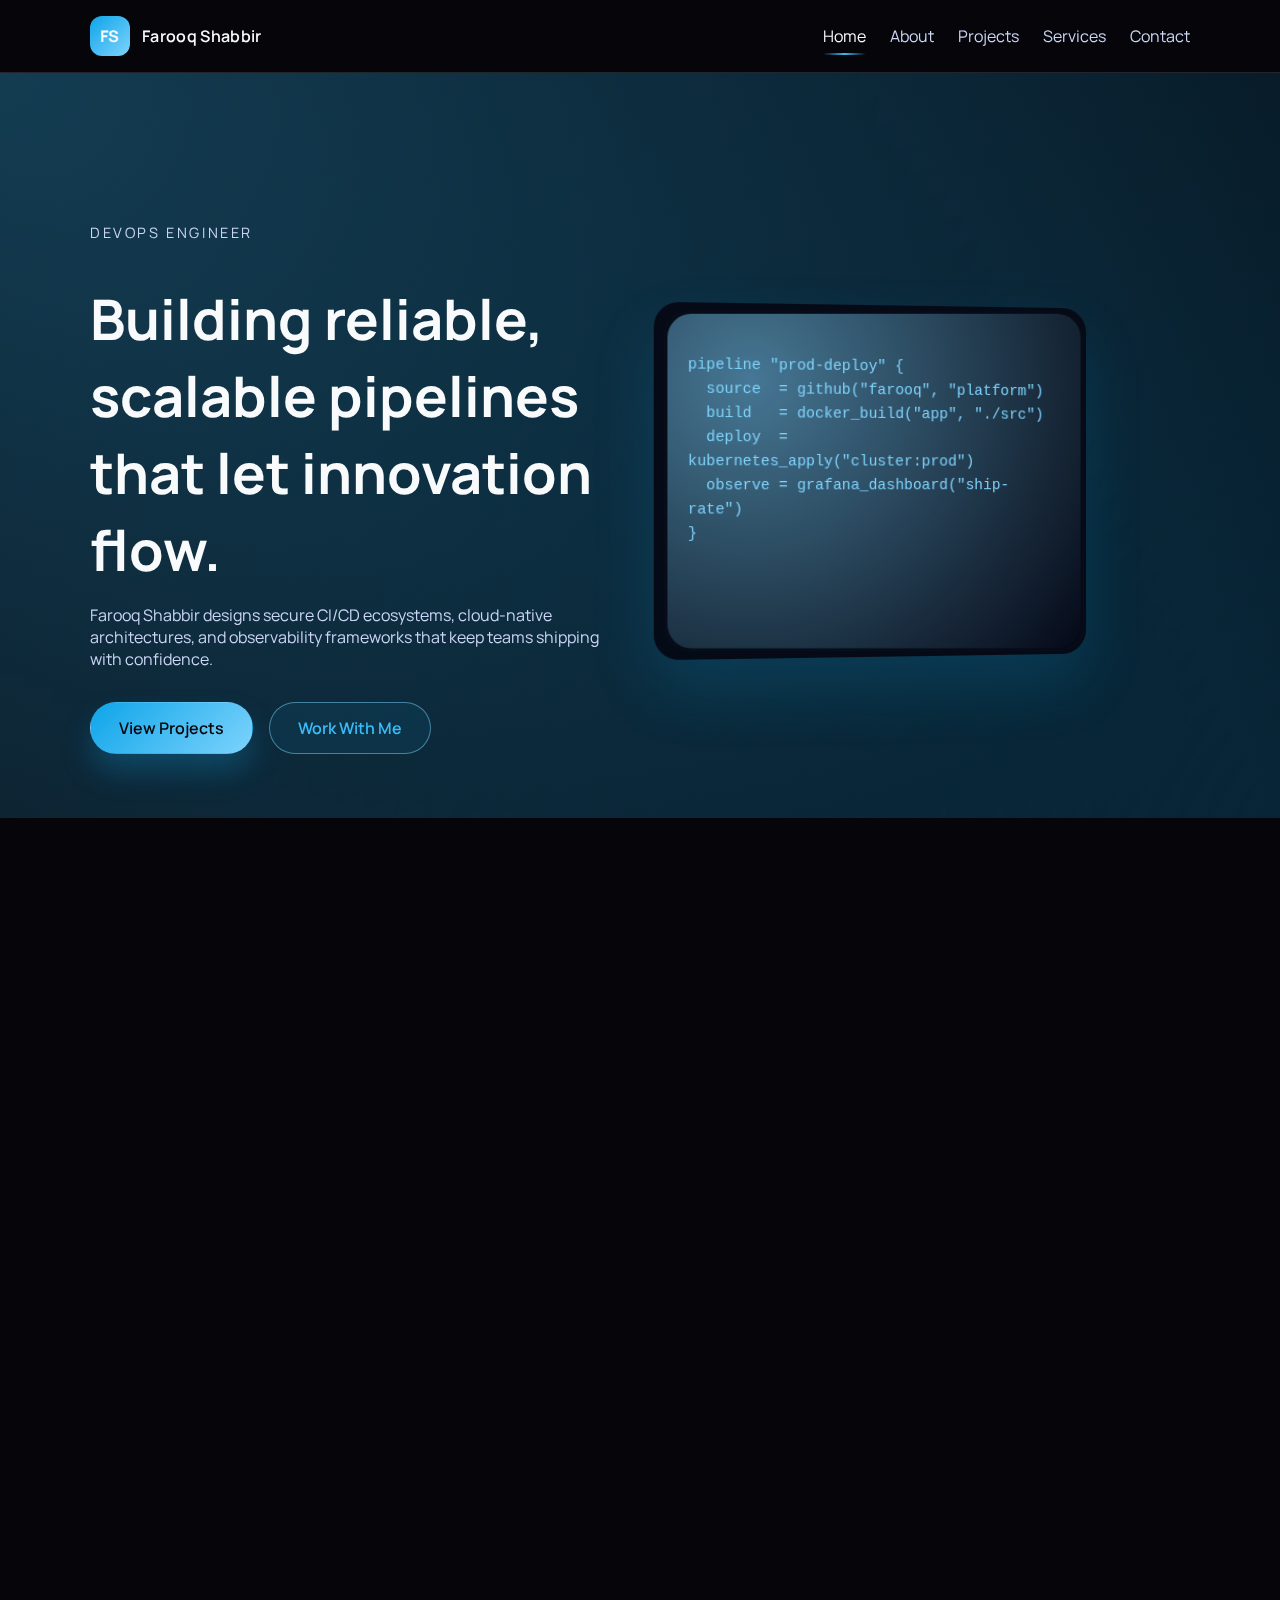
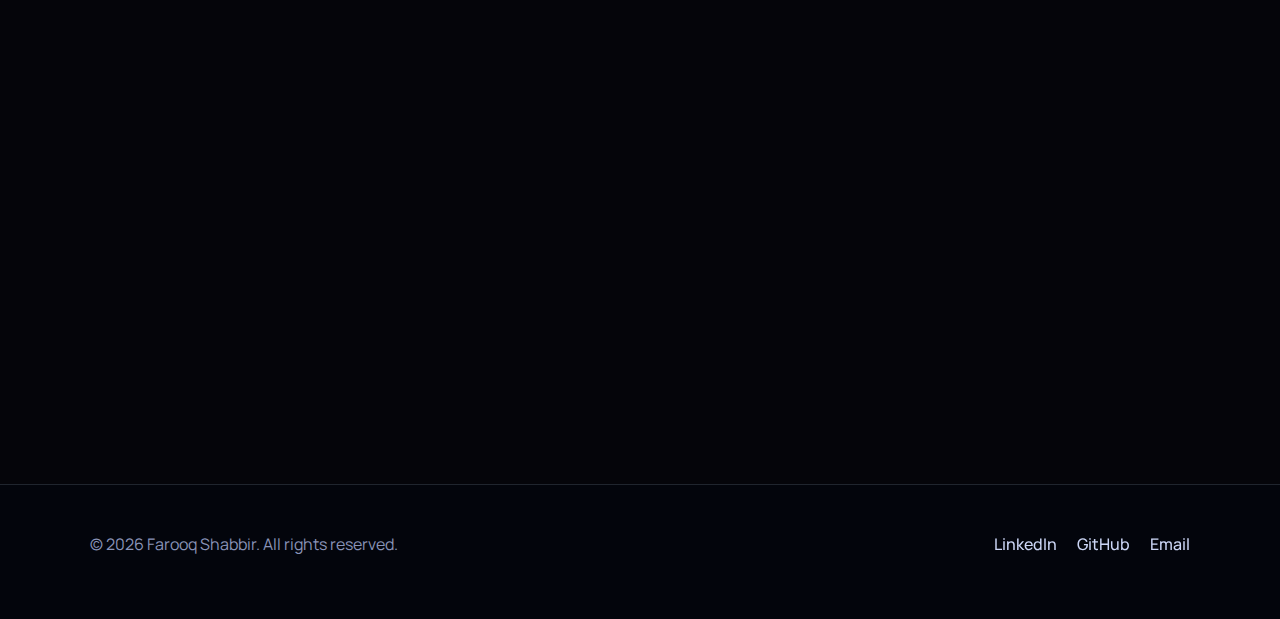
<file: index.html>
<!DOCTYPE html>
<html lang="en">
  <head>
    <meta charset="UTF-8" />
    <meta name="viewport" content="width=device-width, initial-scale=1.0" />
    <title>Farooq Shabbir | DevOps Engineer</title>
    <meta
      name="description"
      content="Explore Farooq Shabbir's DevOps expertise in CI/CD, cloud automation, and observability. Discover projects, services, and ways to collaborate."
    />
    <meta name="author" content="Farooq Shabbir" />
    <meta name="robots" content="index, follow" />
    <link rel="canonical" href="https://farooqshabbir.site/" />
    <meta property="og:type" content="website" />
    <meta property="og:site_name" content="Farooq Shabbir Portfolio" />
    <meta property="og:title" content="Farooq Shabbir | DevOps Engineer" />
    <meta
      property="og:description"
      content="DevOps engineer Farooq Shabbir builds resilient pipelines, cloud automation, and observability frameworks that keep teams shipping with confidence."
    />
    <meta property="og:url" content="https://farooqshabbir.site/" />
    <meta name="twitter:card" content="summary_large_image" />
    <meta name="twitter:title" content="Farooq Shabbir | DevOps Engineer" />
    <meta
      name="twitter:description"
      content="Discover Farooq Shabbir’s DevOps playbook: CI/CD, cloud infrastructure, observability, and automation services."
    />
    <link rel="preconnect" href="https://fonts.googleapis.com" />
    <link rel="preconnect" href="https://fonts.gstatic.com" crossorigin />
    <link
      href="https://fonts.googleapis.com/css2?family=Manrope:wght@400;500;600;700&display=swap"
      rel="stylesheet"
    />
    <link rel="stylesheet" href="assets/css/styles.css" />
    <script type="application/ld+json">
      {
        "@context": "https://schema.org",
        "@type": "Person",
        "name": "Farooq Shabbir",
        "jobTitle": "DevOps Engineer",
        "url": "https://farooqshabbir.site/",
        "sameAs": [
          "https://linkedin.com/farooqshabbir",
          "https://github.com/FarooqShabbir",
          "mailto:farooq.shabbir24@gmail.com"
        ],
        "nationality": "Pakistani",
        "worksFor": {
          "@type": "Organization",
          "name": "Farooq Shabbir Consulting"
        },
        "knowsAbout": [
          "DevOps",
          "Cloud Infrastructure",
          "CI/CD Automation",
          "Observability"
        ]
      }
    </script>
  </head>
  <body data-page="home">
    <header class="site-header">
      <div class="container nav-container">
        <a href="index.html" class="brand" aria-label="Farooq Shabbir home">
          <span class="brand-mark">FS</span>
          <span class="brand-name">Farooq Shabbir</span>
        </a>
        <nav class="site-nav" aria-label="Main navigation">
          <button class="nav-toggle" aria-expanded="false" aria-controls="primary-menu">
            <span class="nav-toggle-bar"></span>
            <span class="nav-toggle-bar"></span>
            <span class="nav-toggle-bar"></span>
          </button>
          <ul id="primary-menu" class="nav-list">
            <li><a href="index.html" class="nav-link" data-page="home">Home</a></li>
            <li><a href="about.html" class="nav-link" data-page="about">About</a></li>
            <li><a href="projects.html" class="nav-link" data-page="projects">Projects</a></li>
            <li><a href="services.html" class="nav-link" data-page="services">Services</a></li>
            <li><a href="contact.html" class="nav-link" data-page="contact">Contact</a></li>
          </ul>
        </nav>
      </div>
    </header>

    <main>
      <section class="hero-section" data-animate="tilt">
        <div class="container hero-content">
          <div class="hero-text">
            <p class="eyebrow">DevOps Engineer</p>
            <h1>Building reliable, scalable pipelines that let innovation flow.</h1>
            <p>
              Farooq Shabbir designs secure CI/CD ecosystems, cloud-native architectures,
              and observability frameworks that keep teams shipping with confidence.
            </p>
            <div class="hero-actions">
              <a class="btn primary" href="projects.html">View Projects</a>
              <a class="btn ghost" href="contact.html">Work With Me</a>
            </div>
          </div>
          <div class="hero-visual" data-animate="depth-card">
            <div class="card-3d">
              <div class="card-layer layer-grid"></div>
              <div class="card-layer layer-terminal">
                <pre><code>pipeline "prod-deploy" {
  source  = github("farooq", "platform")
  build   = docker_build("app", "./src")
  deploy  = kubernetes_apply("cluster:prod")
  observe = grafana_dashboard("ship-rate")
}</code></pre>
              </div>
              <div class="card-layer layer-glow"></div>
            </div>
          </div>
        </div>
      </section>

      <section class="section" data-animate="rise">
        <div class="container split">
          <div>
            <h2>Operational Excellence, Automated</h2>
            <p>
              From infrastructure as code to progressive delivery, Farooq orchestrates
              the full DevOps lifecycle so teams can iterate faster without sacrificing
              reliability or security.
            </p>
          </div>
          <ul class="pillars">
            <li data-animate="tilt">Cloud-native pipelines</li>
            <li data-animate="tilt">Continuous security</li>
            <li data-animate="tilt">Observability first</li>
            <li data-animate="tilt">Team enablement</li>
          </ul>
        </div>
      </section>

      <section class="section highlight" data-animate="depth">
        <div class="container">
          <h2>Featured Achievements</h2>
          <div class="achievement-grid">
            <article class="achievement-card" data-animate="tilt">
              <h3>99.95% Uptime</h3>
              <p>Modernized infrastructure on AWS EKS with self-healing GitOps workflows.</p>
            </article>
            <article class="achievement-card" data-animate="tilt">
              <h3>30 min → 7 min Deploys</h3>
              <p>Built container-native CI/CD using ArgoCD and Tekton across 12 services.</p>
            </article>
            <article class="achievement-card" data-animate="tilt">
              <h3>Full-stack Observability</h3>
              <p>Unified Prometheus, Loki, and Grafana dashboards with proactive alerting.</p>
            </article>
          </div>
        </div>
      </section>

      <section class="section cta" data-animate="rise">
        <div class="container cta-content">
          <h2>Ready to harden your delivery pipeline?</h2>
          <p>
            Let’s design the automation, infrastructure, and culture that keeps products
            shipping smoothly at scale.
          </p>
          <a class="btn primary" href="contact.html">Start a conversation</a>
        </div>
      </section>
    </main>

    <footer class="site-footer">
      <div class="container footer-content">
        <p>&copy; <span id="current-year"></span> Farooq Shabbir. All rights reserved.</p>
        <div class="social-links">
          <a href="https://linkedin.com/in/farooqshabbir" target="_blank" rel="noopener">LinkedIn</a>
          <a href="https://github.com/FarooqShabbir" target="_blank" rel="noopener">GitHub</a>
          <a href="mailto:farooq.shabbir24@gmail.com">Email</a>
        </div>
      </div>
    </footer>

    <script src="assets/js/main.js" defer></script>
  </body>
</html>
</file>
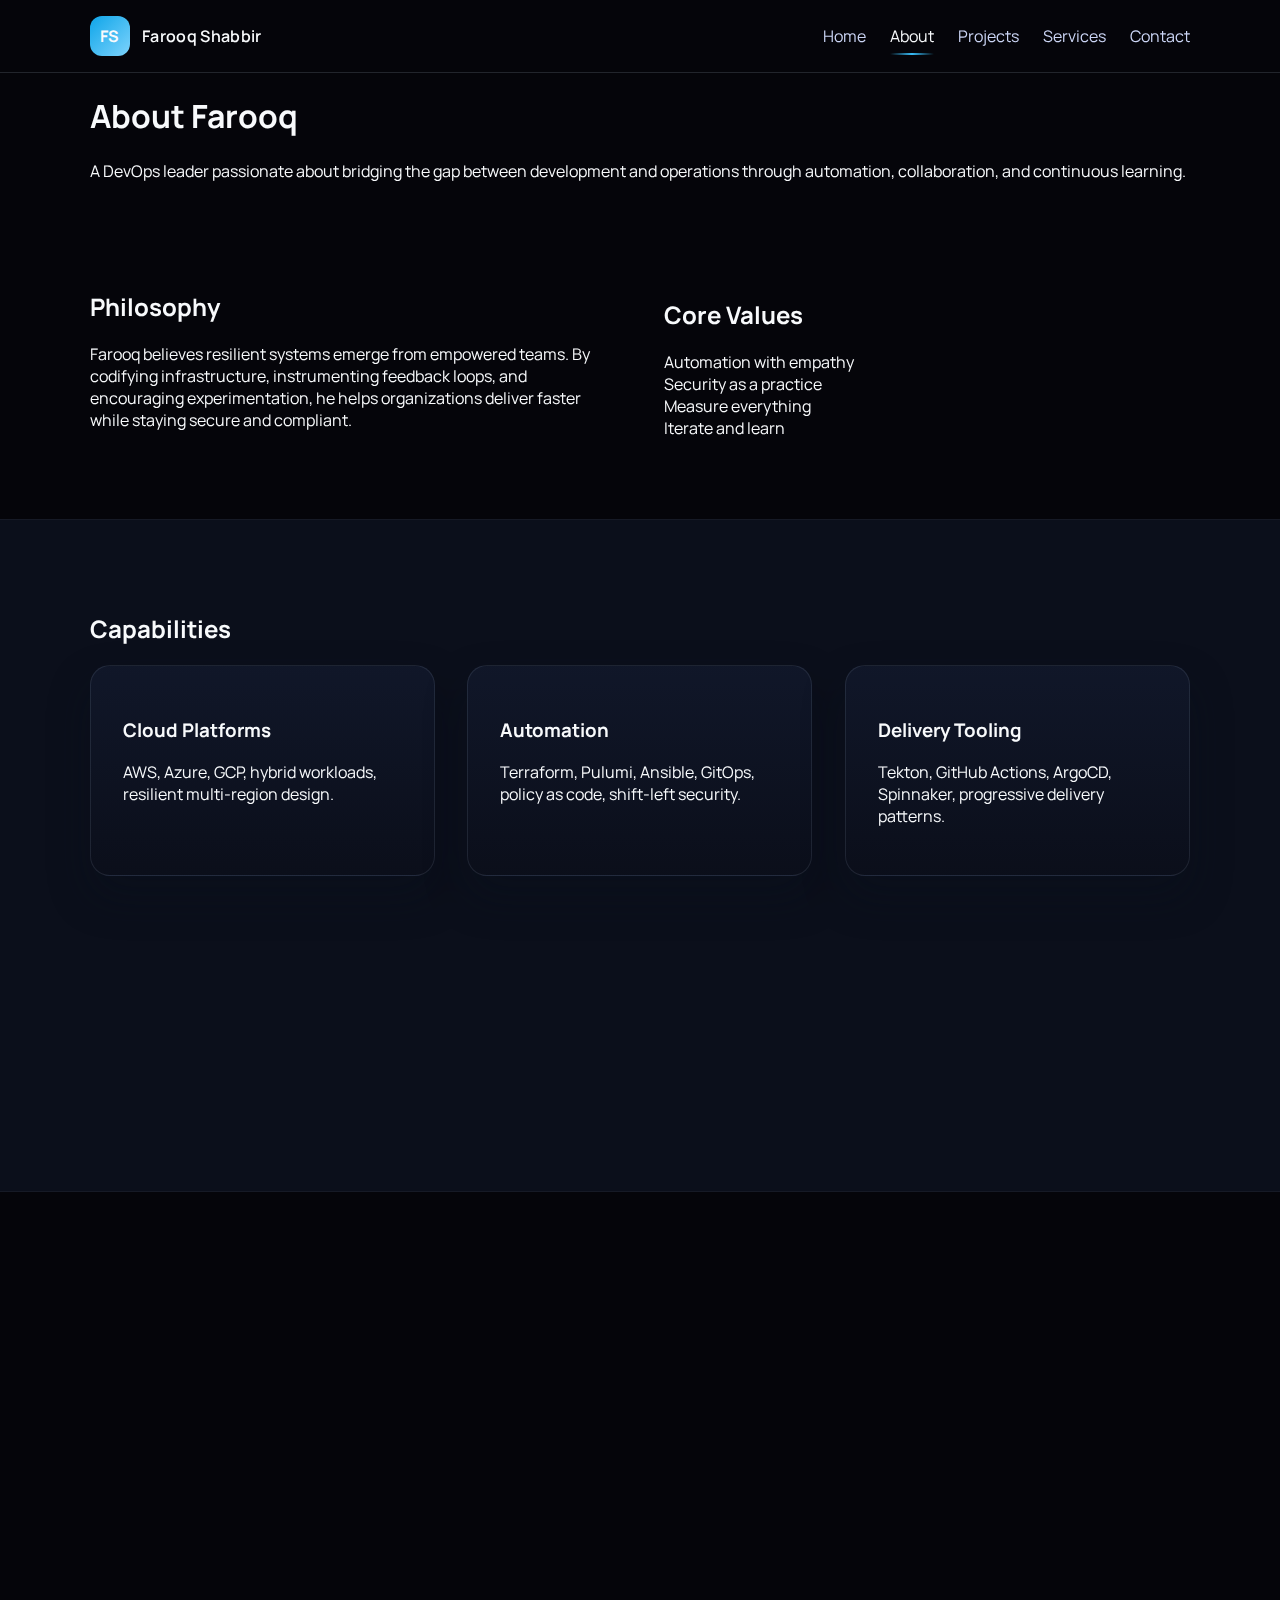
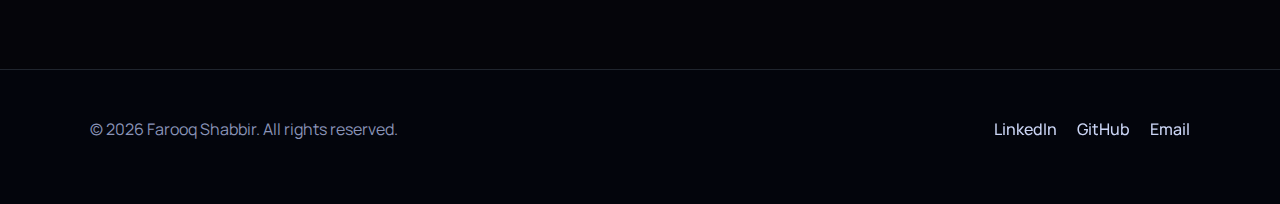
<file: about.html>
<!DOCTYPE html>
<html lang="en">
  <head>
    <meta charset="UTF-8" />
    <meta name="viewport" content="width=device-width, initial-scale=1.0" />
    <title>About Farooq Shabbir | DevOps Engineer</title>
    <meta
      name="description"
      content="Learn about DevOps engineer Farooq Shabbir, his philosophy, experience, and the capabilities he brings to build resilient delivery platforms."
    />
    <meta name="author" content="Farooq Shabbir" />
    <meta name="robots" content="index, follow" />
    <link rel="canonical" href="https://farooqshabbir.site/about.html" />
    <meta property="og:type" content="profile" />
    <meta property="og:site_name" content="Farooq Shabbir Portfolio" />
    <meta property="og:title" content="About Farooq Shabbir | DevOps Engineer" />
    <meta
      property="og:description"
      content="Discover Farooq Shabbir’s DevOps journey, values, and technical capabilities across automation, observability, and cloud operations."
    />
    <meta property="og:url" content="https://farooqshabbir.site/about.html" />
    <meta name="twitter:card" content="summary" />
    <meta name="twitter:title" content="About Farooq Shabbir | DevOps Engineer" />
    <meta
      name="twitter:description"
      content="Farooq Shabbir shares his DevOps principles, experience timeline, and skills for building reliable delivery platforms."
    />
    <link rel="preconnect" href="https://fonts.googleapis.com" />
    <link rel="preconnect" href="https://fonts.gstatic.com" crossorigin />
    <link
      href="https://fonts.googleapis.com/css2?family=Manrope:wght@400;500;600;700&display=swap"
      rel="stylesheet"
    />
    <link rel="stylesheet" href="assets/css/styles.css" />
  </head>
  <body data-page="about">
    <header class="site-header">
      <div class="container nav-container">
        <a href="index.html" class="brand" aria-label="Farooq Shabbir home">
          <span class="brand-mark">FS</span>
          <span class="brand-name">Farooq Shabbir</span>
        </a>
        <nav class="site-nav" aria-label="Main navigation">
          <button class="nav-toggle" aria-expanded="false" aria-controls="primary-menu">
            <span class="nav-toggle-bar"></span>
            <span class="nav-toggle-bar"></span>
            <span class="nav-toggle-bar"></span>
          </button>
          <ul id="primary-menu" class="nav-list">
            <li><a href="index.html" class="nav-link" data-page="home">Home</a></li>
            <li><a href="about.html" class="nav-link" data-page="about">About</a></li>
            <li><a href="projects.html" class="nav-link" data-page="projects">Projects</a></li>
            <li><a href="services.html" class="nav-link" data-page="services">Services</a></li>
            <li><a href="contact.html" class="nav-link" data-page="contact">Contact</a></li>
          </ul>
        </nav>
      </div>
    </header>

    <main>
      <section class="page-hero" data-animate="depth">
        <div class="container">
          <h1>About Farooq</h1>
          <p>
            A DevOps leader passionate about bridging the gap between development and
            operations through automation, collaboration, and continuous learning.
          </p>
        </div>
      </section>

      <section class="section" data-animate="rise">
        <div class="container split about-intro">
          <div>
            <h2>Philosophy</h2>
            <p>
              Farooq believes resilient systems emerge from empowered teams. By codifying
              infrastructure, instrumenting feedback loops, and encouraging experimentation,
              he helps organizations deliver faster while staying secure and compliant.
            </p>
          </div>
          <div class="core-values" data-animate="tilt">
            <h2>Core Values</h2>
            <div class="value-pill">Automation with empathy</div>
            <div class="value-pill">Security as a practice</div>
            <div class="value-pill">Measure everything</div>
            <div class="value-pill">Iterate and learn</div>
          </div>
        </div>
      </section>

      <section class="section highlight" data-animate="depth">
        <div class="container">
          <h2>Capabilities</h2>
          <div class="skills-grid">
            <div class="skill-card" data-animate="tilt">
              <h3>Cloud Platforms</h3>
              <p>AWS, Azure, GCP, hybrid workloads, resilient multi-region design.</p>
            </div>
            <div class="skill-card" data-animate="tilt">
              <h3>Automation</h3>
              <p>Terraform, Pulumi, Ansible, GitOps, policy as code, shift-left security.</p>
            </div>
            <div class="skill-card" data-animate="tilt">
              <h3>Delivery Tooling</h3>
              <p>Tekton, GitHub Actions, ArgoCD, Spinnaker, progressive delivery patterns.</p>
            </div>
            <div class="skill-card" data-animate="tilt">
              <h3>Observability</h3>
              <p>Prometheus, Grafana, OpenTelemetry, incident response, SLO design.</p>
            </div>
          </div>
        </div>
      </section>

      <section class="section timeline" data-animate="rise">
        <div class="container">
          <h2>Journey</h2>
          <div class="timeline-track">
            <article class="timeline-item" data-animate="tilt">
              <span class="timeline-year">2024 — 2025</span>
              <h3>DevOps Engineer, Corvit Systems</h3>
              <p>
                Served as a DevOps Engineer with practical experience in AWS and Azure cloud platforms.Managed workloads for clients in local markets and international regions, ensuring efficient operations. Implemented cloud security measures to protect sensitive data and infrastructure. Deployed products on AWS and Azure using services like App Services, Function Apps, Container Instances, Lambda, and CloudFront. Orchestrating CI/CD workflows through Azure DevOps pipelines. Developed and executed various deployment strategies to minimize downtime. Optimized workloads for high availability, scalability, and cost-efficiency, achieving noticeable performance improvements.
              </p>
            </article>
            <!--<article class="timeline-item" data-animate="tilt">
              <span class="timeline-year">2021 — 2024</span>
              <h3>DevOps Intern, Corvit Systems</h3>
              <p>
                Modernized payments infrastructure, automated compliance controls, and
                implemented observability-first culture.
              </p>
            </article>
            <article class="timeline-item" data-animate="tilt">
              <span class="timeline-year">2017 — 2021</span>
              <h3>DevOps Engineer, Innovatech</h3>
              <p>
                Built self-service deployment platform and reduced incidents by 60% via
                proactive monitoring and alerting.
              </p>
            </article>-->
          </div>
        </div>
      </section>
    </main>

    <footer class="site-footer">
      <div class="container footer-content">
        <p>&copy; <span id="current-year"></span> Farooq Shabbir. All rights reserved.</p>
        <div class="social-links">
          <a href="https://linkedin.com/in/farooqshabbir" target="_blank" rel="noopener">LinkedIn</a>
          <a href="https://github.com/FarooqShabbir" target="_blank" rel="noopener">GitHub</a>
          <a href="mailto:farooq.shabbir24@gmail.com">Email</a>
        </div>
      </div>
    </footer>

    <script src="assets/js/main.js" defer></script>
  </body>
</html>
</file>
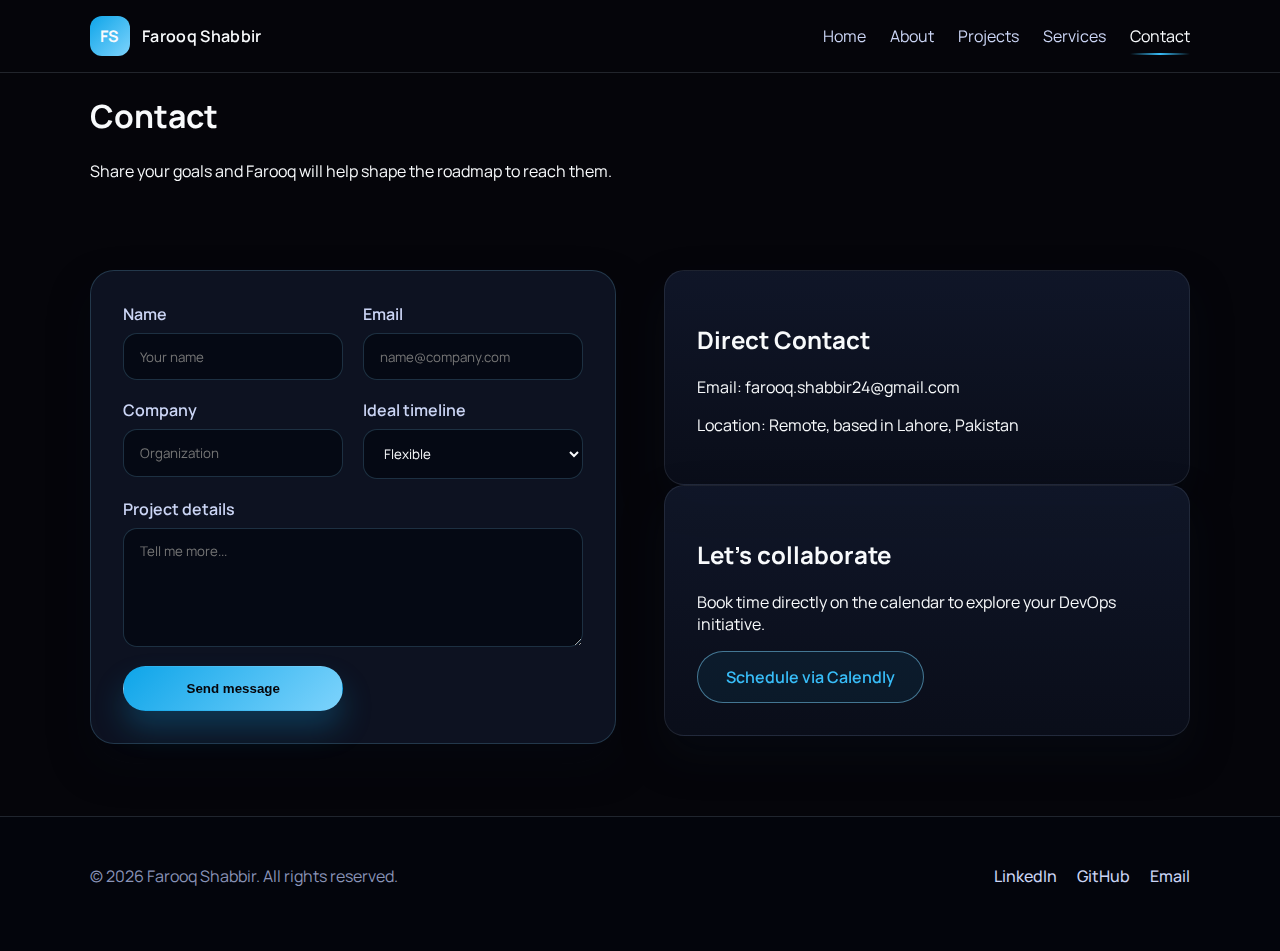
<file: contact.html>
<!DOCTYPE html>
<html lang="en">
  <head>
    <meta charset="UTF-8" />
    <meta name="viewport" content="width=device-width, initial-scale=1.0" />
    <title>Contact Farooq Shabbir | DevOps Engineer</title>
    <meta
      name="description"
      content="Connect with DevOps engineer Farooq Shabbir to discuss automation, cloud infrastructure, or CI/CD initiatives for your organization."
    />
    <meta name="author" content="Farooq Shabbir" />
    <meta name="robots" content="index, follow" />
    <link rel="canonical" href="https://farooqshabbir.site/contact.html" />
    <meta property="og:type" content="website" />
    <meta property="og:site_name" content="Farooq Shabbir Portfolio" />
    <meta property="og:title" content="Contact Farooq Shabbir | DevOps Engineer" />
    <meta
      property="og:description"
      content="Reach out to Farooq Shabbir to collaborate on DevOps transformations, delivery pipelines, and cloud operations."
    />
    <meta property="og:url" content="https://farooqshabbir.site/contact.html" />
    <meta name="twitter:card" content="summary" />
    <meta name="twitter:title" content="Contact Farooq Shabbir | DevOps Engineer" />
    <meta
      name="twitter:description"
      content="Send a message to Farooq Shabbir for DevOps consulting, infrastructure automation, or CI/CD support."
    />
    <link rel="preconnect" href="https://fonts.googleapis.com" />
    <link rel="preconnect" href="https://fonts.gstatic.com" crossorigin />
    <link
      href="https://fonts.googleapis.com/css2?family=Manrope:wght@400;500;600;700&display=swap"
      rel="stylesheet"
    />
    <link rel="stylesheet" href="assets/css/styles.css" />
  </head>
  <body data-page="contact">
    <header class="site-header">
      <div class="container nav-container">
        <a href="index.html" class="brand" aria-label="Farooq Shabbir home">
          <span class="brand-mark">FS</span>
          <span class="brand-name">Farooq Shabbir</span>
        </a>
        <nav class="site-nav" aria-label="Main navigation">
          <button class="nav-toggle" aria-expanded="false" aria-controls="primary-menu">
            <span class="nav-toggle-bar"></span>
            <span class="nav-toggle-bar"></span>
            <span class="nav-toggle-bar"></span>
          </button>
          <ul id="primary-menu" class="nav-list">
            <li><a href="index.html" class="nav-link" data-page="home">Home</a></li>
            <li><a href="about.html" class="nav-link" data-page="about">About</a></li>
            <li><a href="projects.html" class="nav-link" data-page="projects">Projects</a></li>
            <li><a href="services.html" class="nav-link" data-page="services">Services</a></li>
            <li><a href="contact.html" class="nav-link" data-page="contact">Contact</a></li>
          </ul>
        </nav>
      </div>
    </header>

    <main>
      <section class="page-hero" data-animate="depth">
        <div class="container">
          <h1>Contact</h1>
          <p>Share your goals and Farooq will help shape the roadmap to reach them.</p>
        </div>
      </section>

      <section class="section" data-animate="rise">
        <div class="container contact-grid">
          <form class="contact-form" data-animate="tilt" action="mailto:farooq.shabbir24@gmail.com" method="post">
            <div class="form-group">
              <label for="name">Name</label>
              <input type="text" id="name" name="name" placeholder="Your name" required />
            </div>
            <div class="form-group">
              <label for="email">Email</label>
              <input type="email" id="email" name="email" placeholder="name@company.com" required />
            </div>
            <div class="form-group">
              <label for="company">Company</label>
              <input type="text" id="company" name="company" placeholder="Organization" />
            </div>
            <div class="form-group">
              <label for="timeline">Ideal timeline</label>
              <select id="timeline" name="timeline">
                <option value="flexible">Flexible</option>
                <option value="3-months">Within 3 months</option>
                <option value="6-months">Within 6 months</option>
                <option value="asap">As soon as possible</option>
              </select>
            </div>
            <div class="form-group full">
              <label for="message">Project details</label>
              <textarea id="message" name="message" rows="5" placeholder="Tell me more..."></textarea>
            </div>
            <button type="submit" class="btn primary">Send message</button>
          </form>

          <aside class="contact-details" data-animate="tilt">
            <div class="detail-card">
              <h2>Direct Contact</h2>
              <p>Email: <a href="mailto:farooq.shabbir24@gmail.com">farooq.shabbir24@gmail.com</a></p>
              <p>Location: Remote, based in Lahore, Pakistan</p>
            </div>
            <div class="detail-card">
              <h2>Let’s collaborate</h2>
              <p>Book time directly on the calendar to explore your DevOps initiative.</p>
              <a class="btn ghost" href="#">Schedule via Calendly</a>
            </div>
            <!--<div class="map-embed" data-animate="depth-card">
              <div class="map-placeholder">
                <span>Map preview of service regions</span>
              </div>
            </div>-->
          </aside>
        </div>
      </section>
    </main>

    <footer class="site-footer">
      <div class="container footer-content">
        <p>&copy; <span id="current-year"></span> Farooq Shabbir. All rights reserved.</p>
        <div class="social-links">
          <a href="https://linkedin.com/in/farooqshabbir" target="_blank" rel="noopener">LinkedIn</a>
          <a href="https://github.com/FarooqShabbir" target="_blank" rel="noopener">GitHub</a>
          <a href="mailto:farooq.shabbir24@gmail.com">Email</a>
        </div>
      </div>
    </footer>

    <script src="assets/js/main.js" defer></script>
  </body>
</html>
</file>
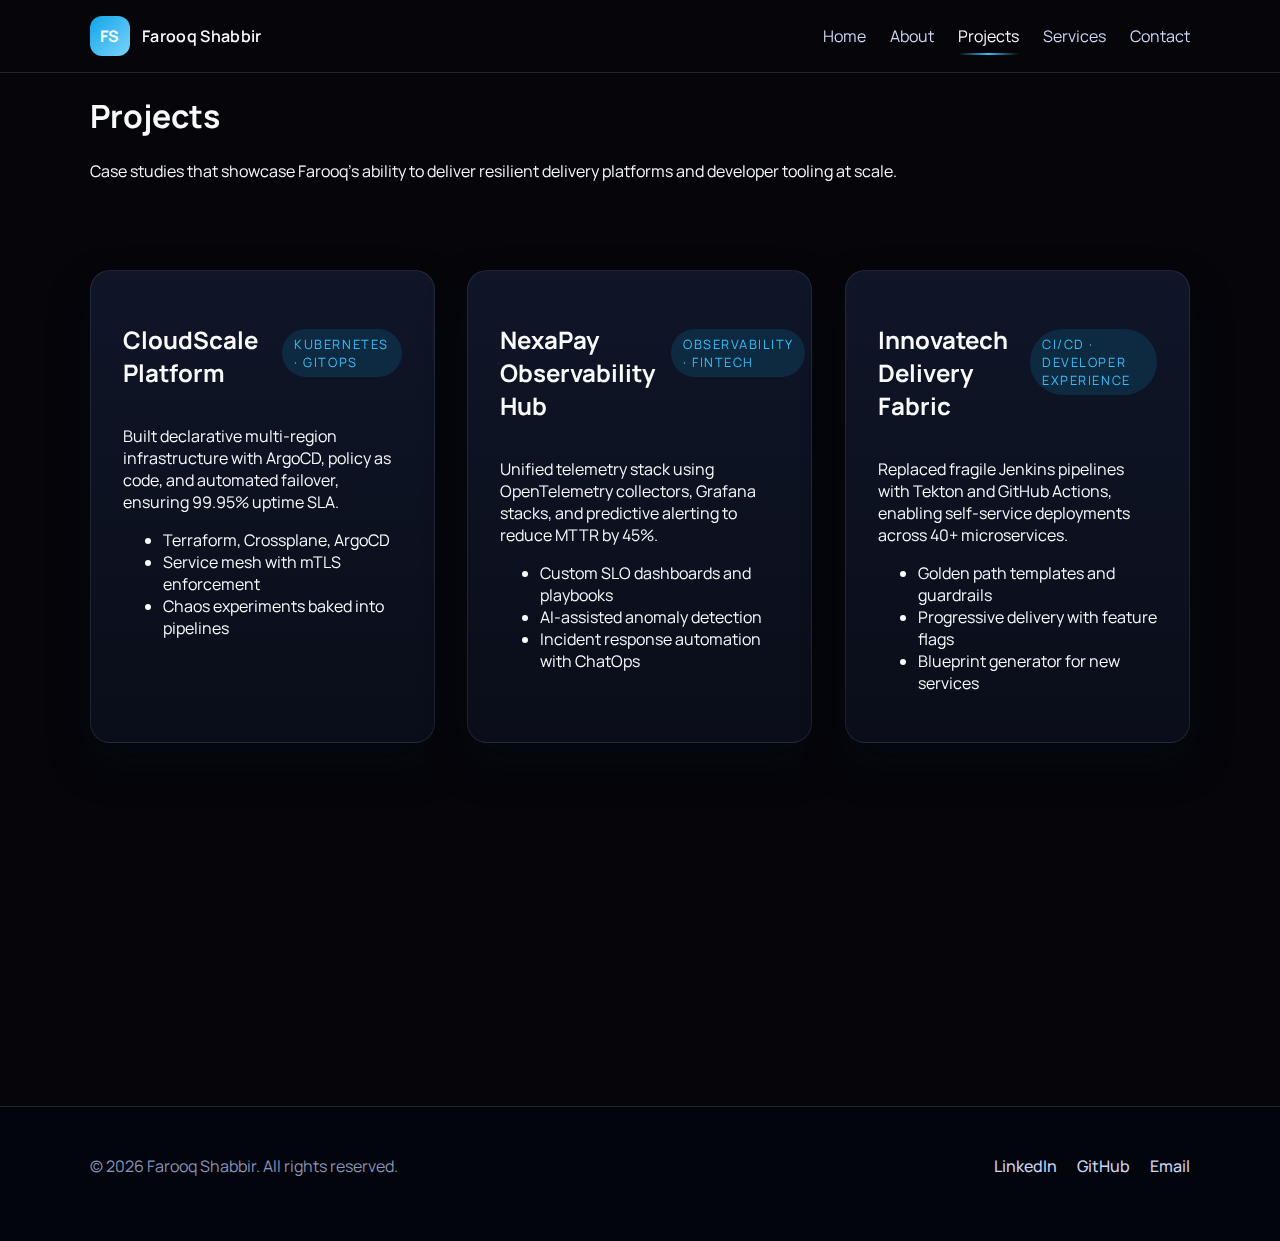
<file: projects.html>
<!DOCTYPE html>
<html lang="en">
  <head>
    <meta charset="UTF-8" />
    <meta name="viewport" content="width=device-width, initial-scale=1.0" />
    <title>DevOps Projects | Farooq Shabbir</title>
    <meta
      name="description"
      content="Browse Farooq Shabbir’s DevOps case studies showcasing GitOps platforms, observability hubs, and CI/CD accelerators."
    />
    <meta name="author" content="Farooq Shabbir" />
    <meta name="robots" content="index, follow" />
    <link rel="canonical" href="https://farooqshabbir.site/projects.html" />
    <meta property="og:type" content="website" />
    <meta property="og:site_name" content="Farooq Shabbir Portfolio" />
    <meta property="og:title" content="DevOps Projects | Farooq Shabbir" />
    <meta
      property="og:description"
      content="Real-world DevOps initiatives led by Farooq Shabbir, including GitOps modernization, observability transformation, and CI/CD platform engineering."
    />
    <meta property="og:url" content="https://farooqshabbir.site/projects.html" />
    <meta name="twitter:card" content="summary" />
    <meta name="twitter:title" content="DevOps Projects | Farooq Shabbir" />
    <meta
      name="twitter:description"
      content="See how Farooq Shabbir delivers resilient pipelines, observability stacks, and developer-first automation."
    />
    <link rel="preconnect" href="https://fonts.googleapis.com" />
    <link rel="preconnect" href="https://fonts.gstatic.com" crossorigin />
    <link
      href="https://fonts.googleapis.com/css2?family=Manrope:wght@400;500;600;700&display=swap"
      rel="stylesheet"
    />
    <link rel="stylesheet" href="assets/css/styles.css" />
  </head>
  <body data-page="projects">
    <header class="site-header">
      <div class="container nav-container">
        <a href="index.html" class="brand" aria-label="Farooq Shabbir home">
          <span class="brand-mark">FS</span>
          <span class="brand-name">Farooq Shabbir</span>
        </a>
        <nav class="site-nav" aria-label="Main navigation">
          <button class="nav-toggle" aria-expanded="false" aria-controls="primary-menu">
            <span class="nav-toggle-bar"></span>
            <span class="nav-toggle-bar"></span>
            <span class="nav-toggle-bar"></span>
          </button>
          <ul id="primary-menu" class="nav-list">
            <li><a href="index.html" class="nav-link" data-page="home">Home</a></li>
            <li><a href="about.html" class="nav-link" data-page="about">About</a></li>
            <li><a href="projects.html" class="nav-link" data-page="projects">Projects</a></li>
            <li><a href="services.html" class="nav-link" data-page="services">Services</a></li>
            <li><a href="contact.html" class="nav-link" data-page="contact">Contact</a></li>
          </ul>
        </nav>
      </div>
    </header>

    <main>
      <section class="page-hero" data-animate="depth">
        <div class="container">
          <h1>Projects</h1>
          <p>
            Case studies that showcase Farooq’s ability to deliver resilient delivery
            platforms and developer tooling at scale.
          </p>
        </div>
      </section>

      <section class="section" data-animate="rise">
        <div class="container projects-grid">
          <article class="project-card" data-animate="tilt">
            <div class="project-header">
              <h2>CloudScale Platform</h2>
              <span class="project-tag">Kubernetes · GitOps</span>
            </div>
            <p>
              Built declarative multi-region infrastructure with ArgoCD, policy as code,
              and automated failover, ensuring 99.95% uptime SLA.
            </p>
            <ul>
              <li>Terraform, Crossplane, ArgoCD</li>
              <li>Service mesh with mTLS enforcement</li>
              <li>Chaos experiments baked into pipelines</li>
            </ul>
          </article>

          <article class="project-card" data-animate="tilt">
            <div class="project-header">
              <h2>NexaPay Observability Hub</h2>
              <span class="project-tag">Observability · Fintech</span>
            </div>
            <p>
              Unified telemetry stack using OpenTelemetry collectors, Grafana stacks, and
              predictive alerting to reduce MTTR by 45%.
            </p>
            <ul>
              <li>Custom SLO dashboards and playbooks</li>
              <li>AI-assisted anomaly detection</li>
              <li>Incident response automation with ChatOps</li>
            </ul>
          </article>

          <article class="project-card" data-animate="tilt">
            <div class="project-header">
              <h2>Innovatech Delivery Fabric</h2>
              <span class="project-tag">CI/CD · Developer Experience</span>
            </div>
            <p>
              Replaced fragile Jenkins pipelines with Tekton and GitHub Actions, enabling
              self-service deployments across 40+ microservices.
            </p>
            <ul>
              <li>Golden path templates and guardrails</li>
              <li>Progressive delivery with feature flags</li>
              <li>Blueprint generator for new services</li>
            </ul>
          </article>
        </div>
      </section>

      <section class="section highlight" data-animate="depth">
        <div class="container">
          <h2>Automation Stack</h2>
          <div class="stack-marquee" data-animate="scroll-3d">
            <div class="stack-track">
              <span>Terraform</span>
              <span>Helm</span>
              <span>Docker</span>
              <span>ArgoCD</span>
              <span>Flux</span>
              <span>Pulumi</span>
              <span>Istio</span>
              <span>Prometheus</span>
              <span>Grafana</span>
              <span>Vault</span>
            </div>
          </div>
        </div>
      </section>
    </main>

    <footer class="site-footer">
      <div class="container footer-content">
        <p>&copy; <span id="current-year"></span> Farooq Shabbir. All rights reserved.</p>
        <div class="social-links">
          <a href="https://linkedin.com/in/farooqshabbir" target="_blank" rel="noopener">LinkedIn</a>
          <a href="https://github.com/FarooqShabbir" target="_blank" rel="noopener">GitHub</a>
          <a href="mailto:farooq.shabbir24@gmail.com">Email</a>
        </div>
      </div>
    </footer>

    <script src="assets/js/main.js" defer></script>
  </body>
</html>
</file>
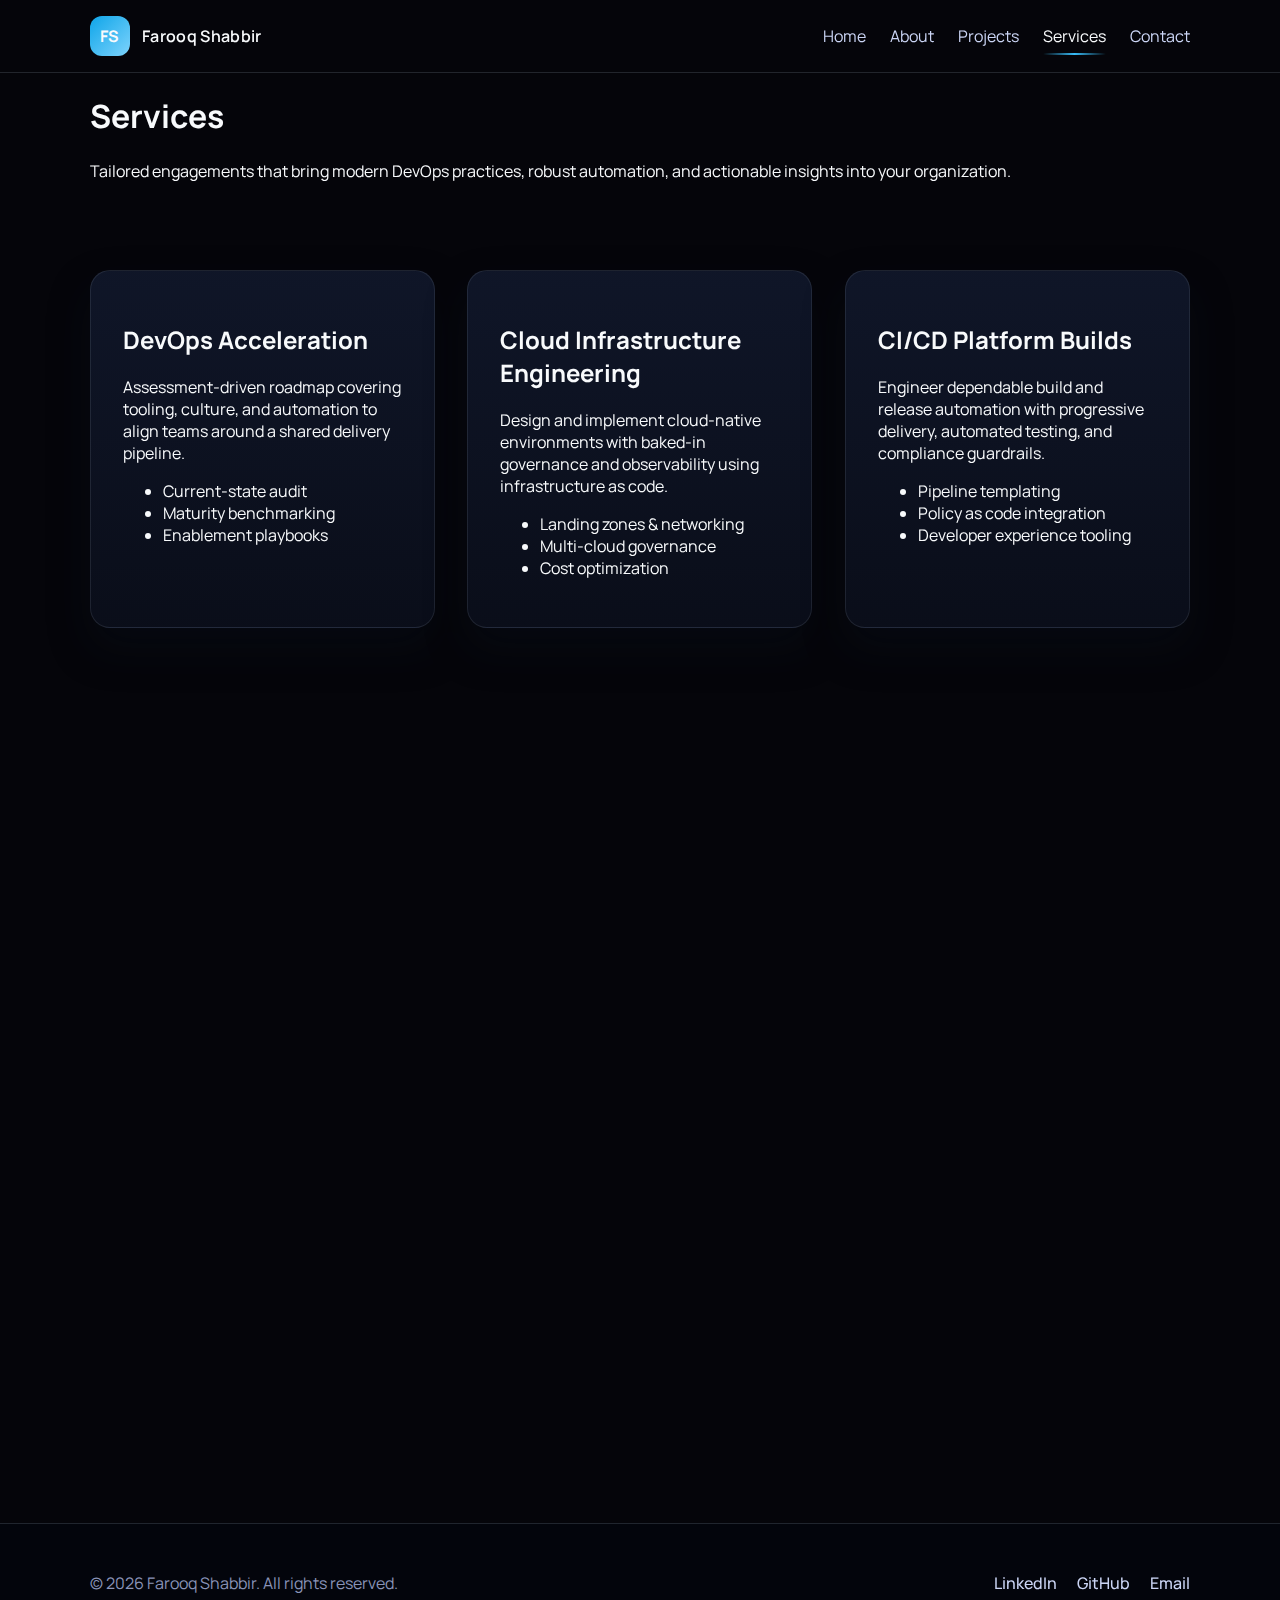
<file: services.html>
<!DOCTYPE html>
<html lang="en">
  <head>
    <meta charset="UTF-8" />
    <meta name="viewport" content="width=device-width, initial-scale=1.0" />
    <title>Services | Farooq Shabbir</title>
    <link rel="preconnect" href="https://fonts.googleapis.com" />
    <link rel="preconnect" href="https://fonts.gstatic.com" crossorigin />
    <link
      href="https://fonts.googleapis.com/css2?family=Manrope:wght@400;500;600;700&display=swap"
      rel="stylesheet"
    />
    <link rel="stylesheet" href="assets/css/styles.css" />
  </head>
  <body data-page="services">
    <header class="site-header">
      <div class="container nav-container">
        <a href="index.html" class="brand" aria-label="Farooq Shabbir home">
          <span class="brand-mark">FS</span>
          <span class="brand-name">Farooq Shabbir</span>
        </a>
        <nav class="site-nav" aria-label="Main navigation">
          <button class="nav-toggle" aria-expanded="false" aria-controls="primary-menu">
            <span class="nav-toggle-bar"></span>
            <span class="nav-toggle-bar"></span>
            <span class="nav-toggle-bar"></span>
          </button>
          <ul id="primary-menu" class="nav-list">
            <li><a href="index.html" class="nav-link" data-page="home">Home</a></li>
            <li><a href="about.html" class="nav-link" data-page="about">About</a></li>
            <li><a href="projects.html" class="nav-link" data-page="projects">Projects</a></li>
            <li><a href="services.html" class="nav-link" data-page="services">Services</a></li>
            <li><a href="contact.html" class="nav-link" data-page="contact">Contact</a></li>
          </ul>
        </nav>
      </div>
    </header>

    <main>
      <section class="page-hero" data-animate="depth">
        <div class="container">
          <h1>Services</h1>
          <p>
            Tailored engagements that bring modern DevOps practices, robust automation,
            and actionable insights into your organization.
          </p>
        </div>
      </section>

      <section class="section" data-animate="rise">
        <div class="container service-grid">
          <article class="service-card" data-animate="tilt">
            <h2>DevOps Acceleration</h2>
            <p>
              Assessment-driven roadmap covering tooling, culture, and automation to align
              teams around a shared delivery pipeline.
            </p>
            <ul>
              <li>Current-state audit</li>
              <li>Maturity benchmarking</li>
              <li>Enablement playbooks</li>
            </ul>
          </article>
          <article class="service-card" data-animate="tilt">
            <h2>Cloud Infrastructure Engineering</h2>
            <p>
              Design and implement cloud-native environments with baked-in governance and
              observability using infrastructure as code.
            </p>
            <ul>
              <li>Landing zones & networking</li>
              <li>Multi-cloud governance</li>
              <li>Cost optimization</li>
            </ul>
          </article>
          <article class="service-card" data-animate="tilt">
            <h2>CI/CD Platform Builds</h2>
            <p>
              Engineer dependable build and release automation with progressive delivery,
              automated testing, and compliance guardrails.
            </p>
            <ul>
              <li>Pipeline templating</li>
              <li>Policy as code integration</li>
              <li>Developer experience tooling</li>
            </ul>
          </article>
        </div>
      </section>

      <section class="section process" data-animate="depth">
        <div class="container">
          <h2>Engagement Flow</h2>
          <div class="process-steps">
            <div class="process-step" data-step="01" data-animate="tilt">
              <h3>Discovery</h3>
              <p>Collaborative workshops uncover current workflows, goals, and risks.</p>
            </div>
            <div class="process-step" data-step="02" data-animate="tilt">
              <h3>Blueprint</h3>
              <p>Solution design and architecture with prioritized roadmap and milestones.</p>
            </div>
            <div class="process-step" data-step="03" data-animate="tilt">
              <h3>Build & Iterate</h3>
              <p>Implementation sprints with showbacks, documentation, and pairing sessions.</p>
            </div>
            <div class="process-step" data-step="04" data-animate="tilt">
              <h3>Enable & Support</h3>
              <p>Training, runbooks, and success metrics to ensure sustained value.</p>
            </div>
          </div>
        </div>
      </section>

      <section class="section cta" data-animate="rise">
        <div class="container cta-content">
          <h2>Let’s deploy better, together.</h2>
          <p>Book a discovery call to explore how Farooq can enable your teams.</p>
          <a class="btn primary" href="contact.html">Schedule a call</a>
        </div>
      </section>
    </main>

    <footer class="site-footer">
      <div class="container footer-content">
        <p>&copy; <span id="current-year"></span> Farooq Shabbir. All rights reserved.</p>
        <div class="social-links">
          <a href="https://linkedin.com" target="_blank" rel="noopener">LinkedIn</a>
          <a href="https://github.com" target="_blank" rel="noopener">GitHub</a>
          <a href="mailto:hello@farooqshabbir.site">Email</a>
        </div>
      </div>
    </footer>

    <script src="assets/js/main.js" defer></script>
  </body>
</html>
</file>
<file: assets/css/styles.css>
*{
  box-sizing: border-box;
}

:root {
  --bg-100: #05050a;
  --bg-200: #0b0f1b;
  --bg-300: #11182b;
  --accent-100: #0ea5e9;
  --accent-200: #38bdf8;
  --accent-300: #7dd3fc;
  --text-100: #f8fafc;
  --text-200: #cbd5f5;
  --text-muted: #8a94b8;
  --stroke: rgba(148, 163, 184, 0.2);
  --shadow-3d: 0 30px 60px rgba(14, 165, 233, 0.15);
  --gradient-hero: radial-gradient(circle at top left, rgba(56, 189, 248, 0.3), transparent),
    radial-gradient(circle at bottom right, rgba(14, 165, 233, 0.2), transparent);
  --transition-base: cubic-bezier(0.34, 1.56, 0.64, 1);
  --header-height: 72px;
}

html {
  font-size: 16px;
  scroll-behavior: smooth;
}

body {
  margin: 0;
  font-family: "Manrope", system-ui, -apple-system, BlinkMacSystemFont, "Segoe UI", sans-serif;
  background: var(--bg-100);
  color: var(--text-100);
  min-height: 100vh;
}

img {
  max-width: 100%;
  display: block;
}

a {
  color: inherit;
  text-decoration: none;
}

.container {
  width: min(1100px, 92vw);
  margin: 0 auto;
}

.site-header {
  position: sticky;
  top: 0;
  z-index: 999;
  backdrop-filter: blur(14px);
  background: rgba(5, 5, 10, 0.7);
  border-bottom: 1px solid var(--stroke);
}

.nav-container {
  display: flex;
  align-items: center;
  justify-content: space-between;
  height: var(--header-height);
}

.brand {
  display: inline-flex;
  align-items: center;
  gap: 0.75rem;
  font-weight: 600;
  letter-spacing: 0.02em;
  transform-style: preserve-3d;
  transition: transform 0.6s var(--transition-base);
}

.brand:hover {
  transform: rotateY(-12deg) translateY(-2px);
}

.brand-mark {
  width: 40px;
  height: 40px;
  border-radius: 12px;
  background: linear-gradient(135deg, var(--accent-100), var(--accent-300));
  display: grid;
  place-items: center;
  font-weight: 700;
}

.brand-name {
  font-size: 1rem;
}

.site-nav {
  display: flex;
  align-items: center;
}

.nav-toggle {
  display: none;
  flex-direction: column;
  gap: 6px;
  width: 44px;
  height: 44px;
  border: 1px solid var(--stroke);
  border-radius: 12px;
  background: rgba(5, 5, 10, 0.6);
  cursor: pointer;
  justify-content: center;
  align-items: center;
  transition: transform 0.4s var(--transition-base);
}

.nav-toggle-bar {
  width: 20px;
  height: 2px;
  background: var(--text-100);
  border-radius: 10px;
}

.nav-toggle[aria-expanded="true"] {
  transform: rotate(90deg);
}

.nav-list {
  list-style: none;
  margin: 0;
  padding: 0;
  display: flex;
  align-items: center;
  gap: 1.5rem;
}

.nav-link {
  position: relative;
  padding: 0.5rem 0;
  color: var(--text-200);
  transition: color 0.3s var(--transition-base);
}

.nav-link::after {
  content: "";
  position: absolute;
  left: 0;
  bottom: 0;
  width: 100%;
  height: 2px;
  background: linear-gradient(90deg, transparent, var(--accent-200), transparent);
  opacity: 0;
  transform: translateY(6px) scaleX(0.5);
  transition: transform 0.4s var(--transition-base), opacity 0.4s ease;
}

.nav-link:hover,
.nav-link:focus-visible {
  color: var(--text-100);
}

.nav-link:hover::after,
.nav-link:focus-visible::after,
.nav-link.active::after {
  opacity: 1;
  transform: translateY(0) scaleX(1);
}

.nav-link.active {
  color: var(--text-100);
}

.hero-section {
  padding: calc(var(--header-height) + 4rem) 0 4rem;
  background: var(--gradient-hero);
  overflow: hidden;
}

.hero-content {
  display: grid;
  gap: 3rem;
  grid-template-columns: repeat(auto-fit, minmax(280px, 1fr));
  align-items: center;
}

.hero-text h1 {
  font-size: clamp(2.5rem, 5vw, 3.5rem);
  margin-bottom: 1rem;
}

.hero-text p {
  color: var(--text-200);
  max-width: 520px;
}

.eyebrow {
  font-size: 0.9rem;
  text-transform: uppercase;
  letter-spacing: 0.18em;
  color: var(--accent-200);
}

.hero-actions {
  margin-top: 2rem;
  display: flex;
  gap: 1rem;
  flex-wrap: wrap;
}

.btn {
  display: inline-flex;
  align-items: center;
  justify-content: center;
  padding: 0.875rem 1.75rem;
  border-radius: 999px;
  font-weight: 600;
  border: 1px solid transparent;
  cursor: pointer;
  transition: transform 0.4s var(--transition-base), box-shadow 0.4s ease, background 0.4s ease;
}

.btn.primary {
  background: linear-gradient(135deg, var(--accent-100), var(--accent-300));
  color: var(--bg-100);
  box-shadow: 0 18px 30px rgba(14, 165, 233, 0.25);
}

.btn.primary:hover {
  transform: translateY(-4px) scale(1.02);
}

.btn.ghost {
  color: var(--accent-200);
  border-color: rgba(125, 211, 252, 0.5);
  background: rgba(14, 165, 233, 0.08);
}

.btn.ghost:hover {
  transform: translateY(-4px);
  box-shadow: 0 12px 24px rgba(125, 211, 252, 0.25);
}

.card-3d {
  position: relative;
  width: min(420px, 100%);
  height: 340px;
  perspective: 1200px;
  border-radius: 24px;
}

.card-layer {
  position: absolute;
  inset: 0;
  border-radius: 24px;
  overflow: hidden;
  transform-style: preserve-3d;
}

.layer-grid {
  border: 1px solid rgba(148, 163, 184, 0.2);
  background: linear-gradient(135deg, rgba(56, 189, 248, 0.12), rgba(14, 165, 233, 0.05));
  mask-image: linear-gradient(180deg, rgba(0, 0, 0, 0.4), rgba(0, 0, 0, 1));
}

.layer-terminal {
  padding: 2rem;
  font-family: "Fira Code", "Source Code Pro", monospace;
  background: rgba(5, 8, 20, 0.92);
  color: var(--accent-300);
  transform: translateZ(40px) rotateY(6deg);
  box-shadow: var(--shadow-3d);
}

.layer-terminal code {
  font-size: 0.9rem;
  line-height: 1.6;
  display: block;
  white-space: pre-wrap;
}

.layer-glow {
  background: radial-gradient(circle at 20% 20%, rgba(125, 211, 252, 0.55), transparent);
  transform: translateZ(-20px);
}

.section {
  padding: 4.5rem 0;
}

.section.highlight {
  background: var(--bg-200);
  border-block: 1px solid rgba(148, 163, 184, 0.08);
}

.split {
  display: grid;
  grid-template-columns: repeat(auto-fit, minmax(250px, 1fr));
  gap: 3rem;
  align-items: center;
}

.pillars {
  display: grid;
  gap: 1rem;
  list-style: none;
  padding: 0;
  margin: 0;
}

.pillars li {
  padding: 1.2rem 1.5rem;
  border-radius: 18px;
  background: rgba(14, 165, 233, 0.1);
  border: 1px solid rgba(125, 211, 252, 0.18);
  color: var(--accent-300);
  font-weight: 600;
  transition: transform 0.5s var(--transition-base), box-shadow 0.5s ease;
}

.pillars li:hover {
  transform: translateY(-6px) rotateX(6deg);
  box-shadow: var(--shadow-3d);
}

.achievement-grid,
.skills-grid,
.projects-grid,
.service-grid {
  display: grid;
  gap: 2rem;
  grid-template-columns: repeat(auto-fit, minmax(260px, 1fr));
}

.achievement-card,
.skill-card,
.project-card,
.service-card,
.detail-card {
  padding: 2rem;
  border-radius: 20px;
  background: linear-gradient(180deg, rgba(17, 24, 43, 0.9), rgba(11, 15, 27, 0.9));
  border: 1px solid rgba(148, 163, 184, 0.15);
  backdrop-filter: blur(10px);
  box-shadow: 0 20px 40px rgba(8, 16, 30, 0.35);
  transition: transform 0.6s var(--transition-base), border-color 0.4s ease;
}

.achievement-card:hover,
.skill-card:hover,
.project-card:hover,
.service-card:hover,
.detail-card:hover {
  transform: translateY(-10px) rotate3d(1, 1, 0, 8deg);
  border-color: rgba(56, 189, 248, 0.4);
}

.project-header {
  display: flex;
  justify-content: space-between;
  align-items: baseline;
  gap: 1rem;
}

.project-tag {
  padding: 0.35rem 0.75rem;
  border-radius: 999px;
  background: rgba(14, 165, 233, 0.15);
  color: var(--accent-200);
  font-size: 0.8rem;
  text-transform: uppercase;
  letter-spacing: 0.12em;
}

.stack-marquee {
  overflow: hidden;
  border-radius: 18px;
  border: 1px solid rgba(125, 211, 252, 0.2);
  background: linear-gradient(90deg, rgba(14, 165, 233, 0.1), rgba(111, 133, 178, 0.08));
  perspective: 800px;
}

.stack-track {
  display: inline-flex;
  gap: 3rem;
  padding: 1.5rem 2rem;
  font-weight: 600;
  min-width: 200%;
  animation: marquee 20s linear infinite;
  transform: translateZ(0);
}

.stack-track span {
  color: var(--accent-300);
  text-transform: uppercase;
  letter-spacing: 0.2em;
  transform: translateZ(80px) rotateX(8deg);
}

@keyframes marquee {
  from {
    transform: translateX(0);
  }
  to {
    transform: translateX(-50%);
  }
}

.timeline {
  background: var(--bg-200);
}

.timeline-track {
  display: grid;
  gap: 2rem;
}

.timeline-item {
  padding: 1.5rem 2rem;
  border-left: 2px solid rgba(125, 211, 252, 0.4);
  position: relative;
}

.timeline-item::before {
  content: "";
  position: absolute;
  left: -11px;
  top: 1.4rem;
  width: 16px;
  height: 16px;
  border-radius: 50%;
  background: linear-gradient(135deg, var(--accent-100), var(--accent-300));
  box-shadow: 0 0 0 6px rgba(14, 165, 233, 0.15);
}

.timeline-year {
  color: var(--accent-300);
  font-weight: 600;
}

.process-steps {
  display: grid;
  gap: 1.5rem;
  grid-template-columns: repeat(auto-fit, minmax(220px, 1fr));
}

.process-step {
  position: relative;
  padding: 2rem;
  border-radius: 24px;
  border: 1px solid rgba(125, 211, 252, 0.2);
  background: linear-gradient(160deg, rgba(17, 24, 43, 0.85), rgba(6, 11, 24, 0.9));
  box-shadow: 0 20px 40px rgba(7, 11, 22, 0.4);
}

.process-step::before {
  content: attr(data-step);
  position: absolute;
  top: 1.5rem;
  right: 1.5rem;
  font-size: 0.95rem;
  letter-spacing: 0.18em;
  color: rgba(125, 211, 252, 0.6);
}

.contact-grid {
  display: grid;
  gap: 3rem;
  grid-template-columns: repeat(auto-fit, minmax(300px, 1fr));
}

.contact-form {
  display: grid;
  gap: 1.2rem;
  grid-template-columns: repeat(auto-fit, minmax(220px, 1fr));
  padding: 2rem;
  border-radius: 24px;
  border: 1px solid rgba(125, 211, 252, 0.2);
  background: rgba(14, 20, 35, 0.9);
  box-shadow: 0 20px 40px rgba(5, 10, 20, 0.4);
}

.form-group {
  display: flex;
  flex-direction: column;
  gap: 0.5rem;
}

.form-group.full {
  grid-column: 1 / -1;
}

label {
  font-weight: 600;
  color: var(--text-200);
}

input,
select,
textarea {
  padding: 0.85rem 1rem;
  border-radius: 14px;
  border: 1px solid rgba(125, 211, 252, 0.2);
  background: rgba(4, 8, 18, 0.8);
  color: var(--text-100);
  font-family: inherit;
  transition: border-color 0.3s ease, box-shadow 0.3s ease;
}

input:focus,
select:focus,
textarea:focus {
  outline: none;
  border-color: rgba(125, 211, 252, 0.6);
  box-shadow: 0 0 0 4px rgba(14, 165, 233, 0.2);
}

.map-placeholder {
  border-radius: 20px;
  border: 1px dashed rgba(56, 189, 248, 0.4);
  min-height: 220px;
  display: grid;
  place-items: center;
  color: var(--accent-300);
  background: rgba(8, 12, 24, 0.6);
  text-transform: uppercase;
  letter-spacing: 0.18em;
}

.cta {
  text-align: center;
  background: linear-gradient(135deg, rgba(14, 165, 233, 0.16), rgba(8, 16, 35, 0.9));
  border-block: 1px solid rgba(125, 211, 252, 0.2);
}

.cta-content {
  display: grid;
  gap: 1.5rem;
  justify-items: center;
  max-width: 640px;
}

.site-footer {
  padding: 2rem 0 3rem;
  background: rgba(3, 5, 12, 0.8);
  border-top: 1px solid var(--stroke);
}

.footer-content {
  display: flex;
  flex-wrap: wrap;
  justify-content: space-between;
  gap: 1rem;
  align-items: center;
  color: var(--text-muted);
}

.social-links {
  display: flex;
  gap: 1.25rem;
}

.social-links a {
  color: var(--text-200);
  font-weight: 500;
  position: relative;
}

.social-links a::after {
  content: "";
  position: absolute;
  left: 0;
  bottom: -6px;
  width: 100%;
  height: 2px;
  background: linear-gradient(90deg, transparent, var(--accent-200), transparent);
  opacity: 0;
  transform: scaleX(0.4);
  transition: transform 0.3s ease, opacity 0.3s ease;
}

.social-links a:hover::after {
  opacity: 1;
  transform: scaleX(1);
}

/* Animation states */
[data-animate] {
  opacity: 0;
  transform: translateY(20px);
  transition: opacity 0.8s ease, transform 0.8s var(--transition-base);
  transform-style: preserve-3d;
}

[data-animate].is-in-view {
  opacity: 1;
  transform: none;
}

[data-animate="tilt"] {
  transform: perspective(900px) rotateX(10deg) translateY(40px);
}

[data-animate="tilt"].is-in-view {
  transform: perspective(900px) rotateX(0deg) translateY(0);
}

[data-animate="depth"] {
  transform: translateY(40px) scale(0.97);
}

[data-animate="depth"].is-in-view {
  transform: translateY(0) scale(1);
}

[data-animate="depth-card"] {
  transform: rotateY(-12deg) translateY(30px) scale(0.95);
  transition-duration: 1.1s;
}

[data-animate="depth-card"].is-in-view {
  transform: rotateY(0deg) translateY(0) scale(1);
}

[data-animate="rise"] {
  transform: translateY(60px);
}

[data-animate="scroll-3d"] {
  transform-origin: center;
  transform: rotateX(25deg) translateY(40px) scale(0.9);
}

[data-animate="scroll-3d"].is-in-view {
  transform: rotateX(0deg) translateY(0) scale(1);
}

/* Responsive navigation */
@media (max-width: 860px) {
  .nav-toggle {
    display: flex;
  }

  .nav-list {
    position: absolute;
    top: calc(var(--header-height) + 16px);
    right: 1.5rem;
    flex-direction: column;
    gap: 1rem;
    padding: 1.5rem;
    background: rgba(5, 8, 20, 0.95);
    border: 1px solid rgba(148, 163, 184, 0.2);
    border-radius: 18px;
    box-shadow: 0 25px 50px rgba(3, 6, 15, 0.45);
    transform: translateY(-20px) scale(0.95);
    opacity: 0;
    pointer-events: none;
    transition: transform 0.4s var(--transition-base), opacity 0.4s ease;
  }

  .nav-list.open {
    transform: translateY(0) scale(1);
    opacity: 1;
    pointer-events: auto;
  }
}

@media (max-width: 640px) {
  .hero-section {
    padding-top: calc(var(--header-height) + 2rem);
  }

  .card-3d {
    height: 300px;
  }

  .site-footer {
    text-align: center;
  }

  .footer-content {
    flex-direction: column;
  }
}

@media (prefers-reduced-motion: reduce) {
  *,
  *::before,
  *::after {
    animation-duration: 0.001ms !important;
    animation-iteration-count: 1 !important;
    transition-duration: 0.001ms !important;
    scroll-behavior: auto !important;
  }
}
</file>
